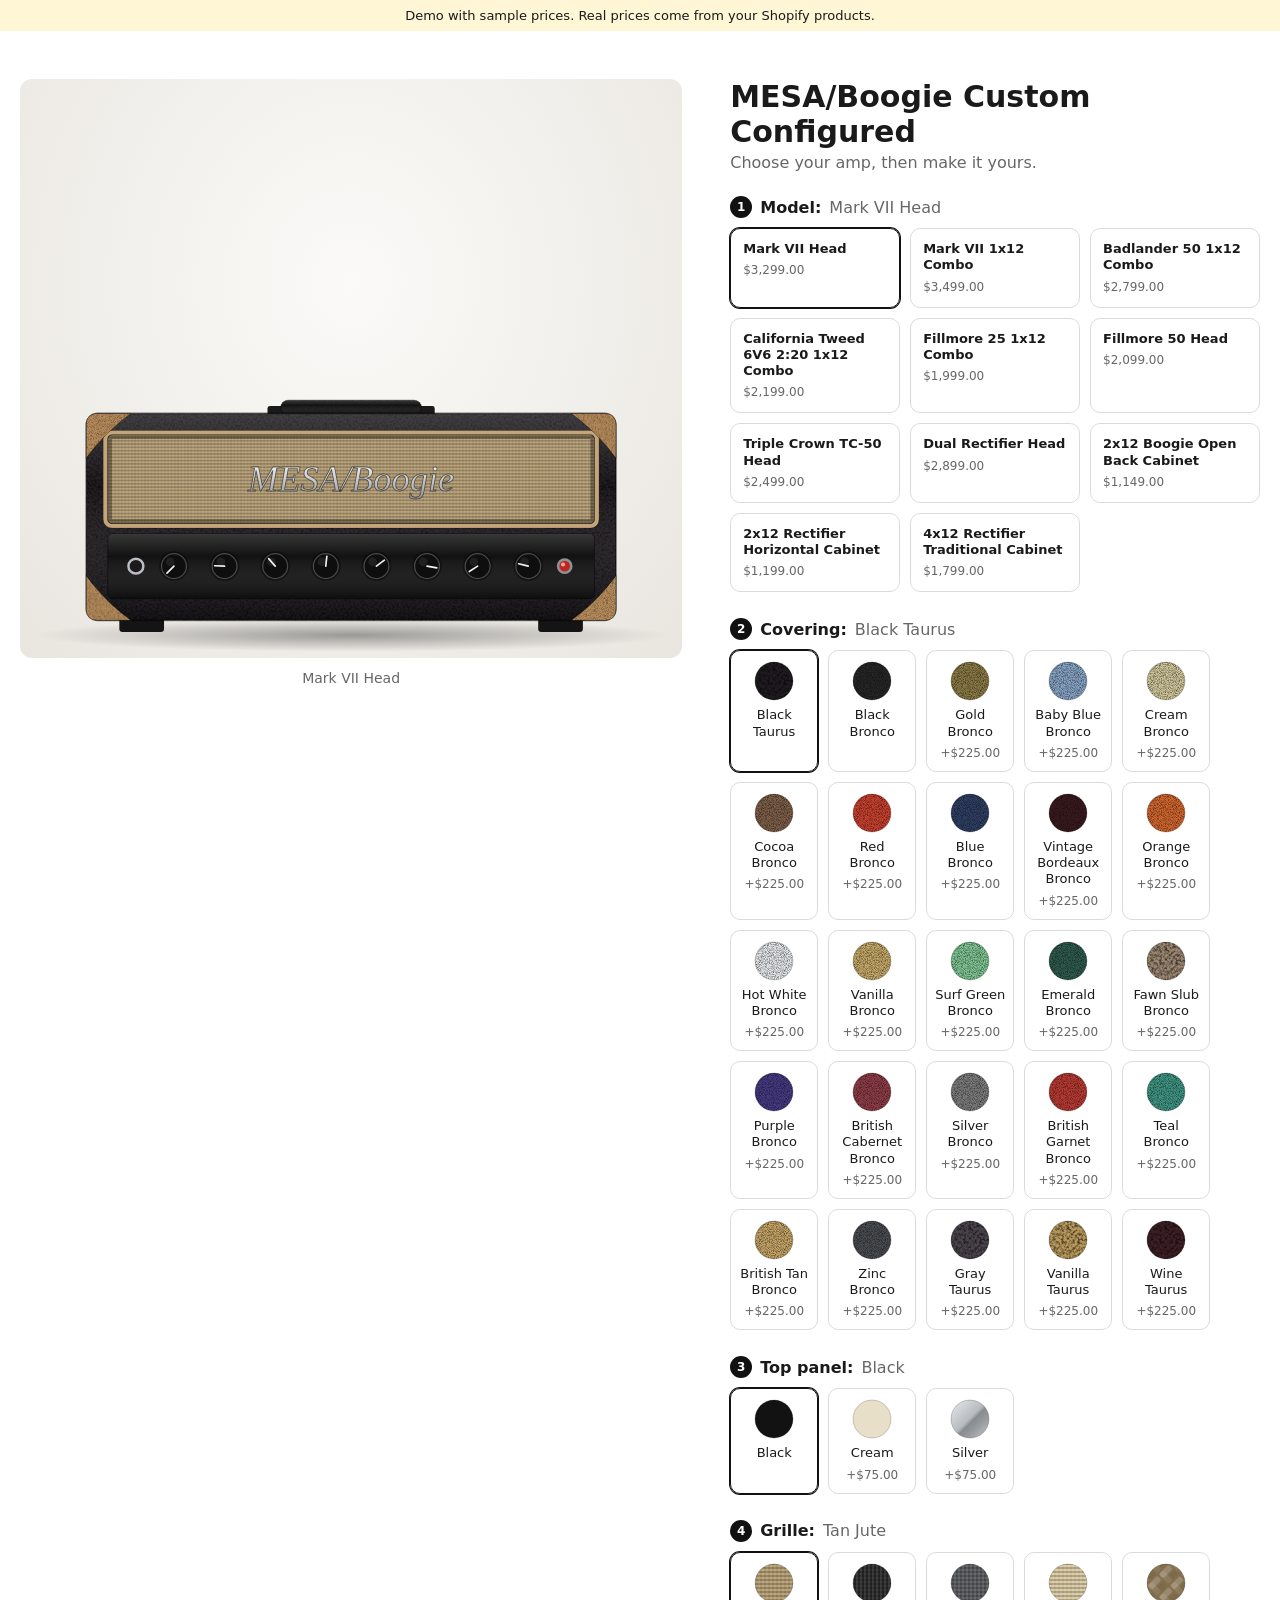
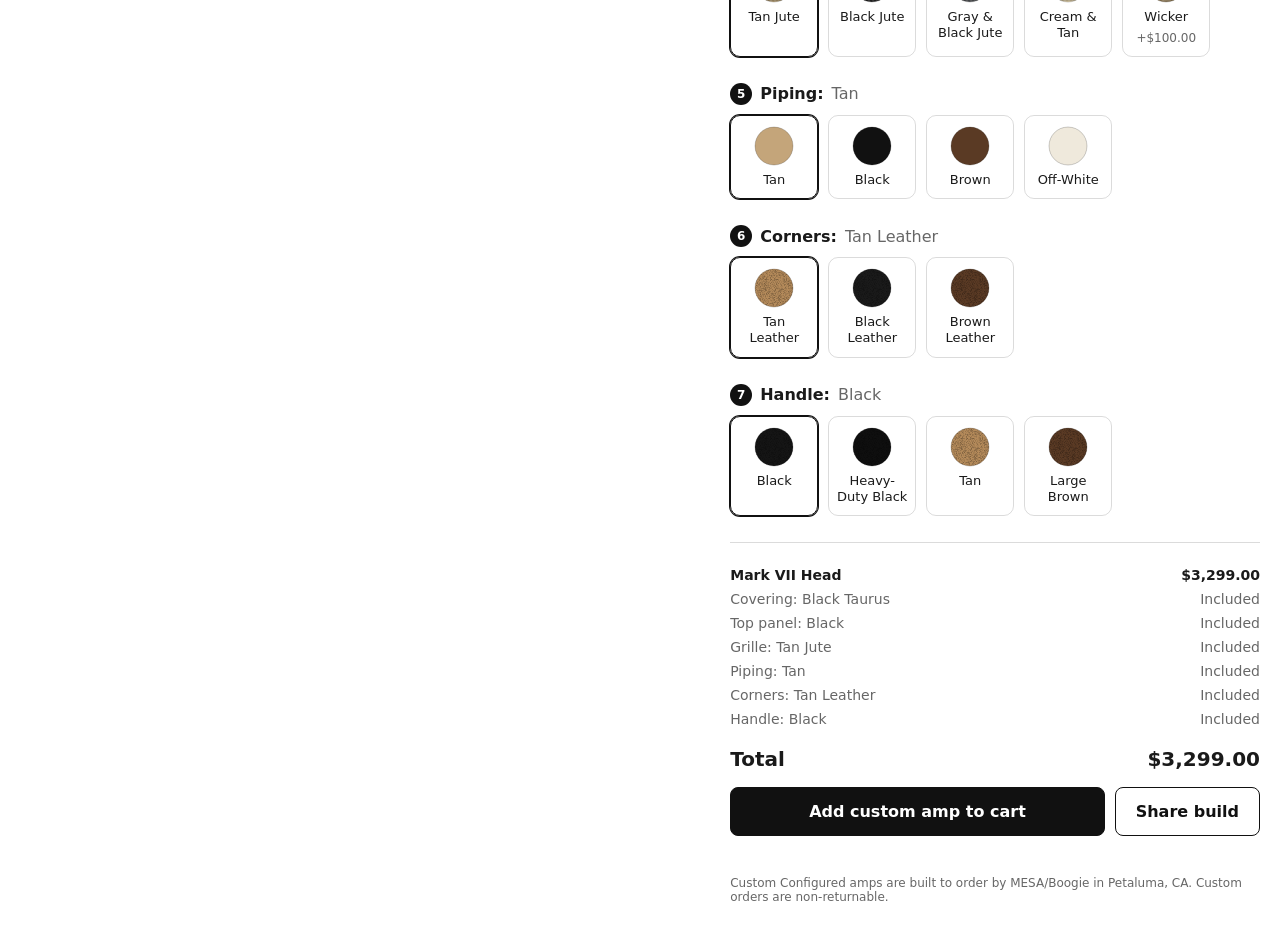
<file: demo/index.html>
<!doctype html>
<html lang="en"><head><meta charset="utf-8"><meta name="viewport" content="width=device-width, initial-scale=1">
<title>Custom Amp Configurator Demo</title>
<style>body{margin:0;background:#fff;color:#1a1a1a;font-family:system-ui,-apple-system,"Segoe UI",sans-serif}h2{font-size:30px}
.demo-note{margin:0;padding:8px 16px;background:#fff6d6;font-size:13px;text-align:center}
.gc {
  --gc-muted: rgba(0, 0, 0, 0.6);
  --gc-border: rgba(0, 0, 0, 0.14);
  --gc-accent: #111;
  --gc-stage-bg: radial-gradient(ellipse at 50% 35%, #fbfaf8 0%, #e9e6e0 100%);
  position: relative;
  display: grid;
  grid-template-columns: minmax(0, 1.25fr) minmax(0, 1fr);
  gap: 48px;
  max-width: 1280px;
  margin: 0 auto;
  padding: 48px 20px;
  box-sizing: border-box;
}
.gc *, .gc *::before, .gc *::after { box-sizing: border-box; }
.gc-defs { position: absolute; width: 0; height: 0; overflow: hidden; }

/* Preview */
.gc-preview { position: sticky; top: 24px; align-self: start; }
.gc-stage {
  position: relative;
  aspect-ratio: 8 / 7;
  background: var(--gc-stage-bg);
  border-radius: 12px;
  overflow: hidden;
}
.gc-svg-host, .gc-svg-host > svg, .gc-layers, .gc-layers img {
  position: absolute;
  inset: 0;
  width: 100%;
  height: 100%;
}
.gc-layers img { object-fit: contain; }
.gc-caption { margin: 12px 0 0; text-align: center; color: var(--gc-muted); font-size: 14px; }

/* Options */
.gc-title { margin: 0 0 4px; }
.gc-subtitle { margin: 0 0 24px; color: var(--gc-muted); }
.gc-group { border: 0; padding: 0; margin: 0 0 26px; min-width: 0; }
.gc-group[hidden] { display: none; }
.gc-group-name { display: flex; align-items: center; gap: 8px; font-weight: 600; margin-bottom: 10px; padding: 0; }
.gc-step {
  display: inline-grid;
  place-items: center;
  width: 22px;
  height: 22px;
  border-radius: 50%;
  background: var(--gc-accent);
  color: #fff;
  font-size: 12px;
  font-weight: 600;
}
.gc-group-current { font-weight: 400; color: var(--gc-muted); }
.gc-choices { display: flex; flex-wrap: wrap; gap: 10px; }
.gc-choices--models { display: grid; grid-template-columns: repeat(auto-fill, minmax(150px, 1fr)); }
.gc-choice {
  position: relative;
  display: flex;
  flex-direction: column;
  align-items: center;
  gap: 6px;
  width: 88px;
  padding: 10px 6px;
  border: 1px solid var(--gc-border);
  border-radius: 10px;
  cursor: pointer;
  text-align: center;
  font-size: 13px;
  line-height: 1.25;
  transition: border-color 0.15s, box-shadow 0.15s;
}
.gc-choice--model { width: auto; align-items: flex-start; text-align: left; padding: 12px; }
.gc-choice--model .gc-choice-label { font-weight: 600; }
.gc-model-thumb { width: 100%; aspect-ratio: 4 / 3; object-fit: contain; }
.gc-choice:hover { border-color: rgba(0, 0, 0, 0.35); }
.gc-choice:has(input:checked) { border-color: var(--gc-accent); box-shadow: 0 0 0 1px var(--gc-accent); }
.gc-choice:has(input:focus-visible) { outline: 2px solid var(--gc-accent); outline-offset: 2px; }
.gc-swatch {
  display: block;
  width: 40px;
  height: 40px;
  border-radius: 50%;
  overflow: hidden;
  background-size: cover;
  background-position: center;
}
.gc-swatch svg { display: block; width: 100%; height: 100%; }
.gc-choice-price { color: var(--gc-muted); font-size: 12px; }
.gc-visually-hidden {
  position: absolute !important;
  width: 1px;
  height: 1px;
  overflow: hidden;
  clip: rect(0 0 0 0);
  white-space: nowrap;
}

/* Summary */
.gc-summary { border-top: 1px solid var(--gc-border); padding-top: 20px; }
.gc-summary ul { list-style: none; margin: 0 0 16px; padding: 0; font-size: 14px; }
.gc-summary li { display: flex; justify-content: space-between; gap: 12px; padding: 4px 0; color: var(--gc-muted); }
.gc-summary li:first-child { color: inherit; font-weight: 600; }
.gc-total { display: flex; justify-content: space-between; font-size: 20px; font-weight: 600; margin-bottom: 16px; }
.gc-actions { display: flex; gap: 10px; flex-wrap: wrap; }
.gc-btn {
  flex: 1 1 auto;
  padding: 14px 20px;
  border-radius: 8px;
  border: 1px solid var(--gc-accent);
  background: var(--gc-accent);
  color: #fff;
  font: inherit;
  font-weight: 600;
  cursor: pointer;
}
.gc-btn[disabled] { opacity: 0.5; cursor: not-allowed; }
.gc-btn--secondary { flex: 0 0 auto; background: transparent; color: var(--gc-accent); }
.gc-message { min-height: 1.4em; margin: 12px 0 0; font-size: 14px; color: var(--gc-muted); }
.gc-message--error { color: #b00020; }
.gc-fineprint { margin: 8px 0 0; font-size: 12px; color: var(--gc-muted); }

@media (max-width: 860px) {
  .gc { grid-template-columns: 1fr; gap: 20px; padding: 16px 16px 32px; }
  .gc-preview { position: sticky; top: 0; z-index: 2; background: #fff; padding-bottom: 8px; }
  .gc-stage { aspect-ratio: 8 / 5.6; }
  .gc-caption { display: none; }
  .gc-choice { width: calc(25% - 8px); min-width: 72px; }
  .gc-choices--models { grid-template-columns: repeat(2, minmax(0, 1fr)); }
  .gc-choice--model { width: auto; }
}
</style></head><body>
<p class="demo-note">Demo with sample prices. Real prices come from your Shopify products.</p>
<section class="gc" data-amp-configurator data-demo>
  <div class="gc-preview"><div class="gc-stage"><div class="gc-svg-host" data-gc-svg></div><div class="gc-layers" data-gc-layers></div></div><p class="gc-caption" data-gc-caption></p></div>
  <div class="gc-panel">
    <h2 class="gc-title">MESA/Boogie Custom Configured</h2>
    <p class="gc-subtitle">Choose your amp, then make it yours.</p>
    <div data-gc-options></div>
    <div class="gc-summary">
      <ul data-gc-summary></ul>
      <div class="gc-total"><span>Total</span><span data-gc-total></span></div>
      <div class="gc-actions"><button type="button" class="gc-btn" data-gc-add>Add custom amp to cart</button>
      <button type="button" class="gc-btn gc-btn--secondary" data-gc-share>Share build</button></div>
      <p class="gc-message" data-gc-message role="status" aria-live="polite"></p>
      <p class="gc-fineprint">Custom Configured amps are built to order by MESA/Boogie in Petaluma, CA. Custom orders are non-returnable.</p>
    </div>
  </div>
  <script type="application/json" data-configurator-config>{"sectionId":"demo","currency":"USD","locale":"en-US","logoText":"MESA/Boogie","logoImage":null,"models":[{"label":"Mark VII Head","format":"head","variantId":101,"price":329900,"thumb":null,"image":null,"isDefault":true},{"label":"Mark VII 1x12 Combo","format":"combo","variantId":102,"price":349900,"thumb":null,"image":null,"isDefault":false},{"label":"Badlander 50 1x12 Combo","format":"combo","variantId":103,"price":279900,"thumb":null,"image":null,"isDefault":false},{"label":"California Tweed 6V6 2:20 1x12 Combo","format":"combo","variantId":104,"price":219900,"thumb":null,"image":null,"isDefault":false},{"label":"Fillmore 25 1x12 Combo","format":"combo","variantId":105,"price":199900,"thumb":null,"image":null,"isDefault":false},{"label":"Fillmore 50 Head","format":"head","variantId":106,"price":209900,"thumb":null,"image":null,"isDefault":false},{"label":"Triple Crown TC-50 Head","format":"head","variantId":107,"price":249900,"thumb":null,"image":null,"isDefault":false},{"label":"Dual Rectifier Head","format":"head","variantId":108,"price":289900,"thumb":null,"image":null,"isDefault":false},{"label":"2x12 Boogie Open Back Cabinet","format":"cab212","variantId":109,"price":114900,"thumb":null,"image":null,"isDefault":false},{"label":"2x12 Rectifier Horizontal Cabinet","format":"cab212","variantId":110,"price":119900,"thumb":null,"image":null,"isDefault":false},{"label":"4x12 Rectifier Traditional Cabinet","format":"cab412","variantId":111,"price":179900,"thumb":null,"image":null,"isDefault":false}],"choices":[{"group":"Covering","slot":"covering","label":"Black Taurus","swatch":"#1f1b20","texture":"taurus","thumb":null,"image":null,"upchargeVariantId":null,"upchargePrice":0,"isDefault":true},{"group":"Covering","slot":"covering","label":"Black Bronco","swatch":"#262626","texture":"bronco","thumb":null,"image":null,"upchargeVariantId":null,"upchargePrice":0,"isDefault":false},{"group":"Covering","slot":"covering","label":"Gold Bronco","swatch":"#8a7a45","texture":"bronco","thumb":null,"image":null,"upchargeVariantId":112,"upchargePrice":22500,"isDefault":false},{"group":"Covering","slot":"covering","label":"Baby Blue Bronco","swatch":"#86a3c4","texture":"bronco","thumb":null,"image":null,"upchargeVariantId":113,"upchargePrice":22500,"isDefault":false},{"group":"Covering","slot":"covering","label":"Cream Bronco","swatch":"#cfc59a","texture":"bronco","thumb":null,"image":null,"upchargeVariantId":114,"upchargePrice":22500,"isDefault":false},{"group":"Covering","slot":"covering","label":"Cocoa Bronco","swatch":"#7d5e48","texture":"bronco","thumb":null,"image":null,"upchargeVariantId":115,"upchargePrice":22500,"isDefault":false},{"group":"Covering","slot":"covering","label":"Red Bronco","swatch":"#c8402e","texture":"bronco","thumb":null,"image":null,"upchargeVariantId":116,"upchargePrice":22500,"isDefault":false},{"group":"Covering","slot":"covering","label":"Blue Bronco","swatch":"#2f3f63","texture":"bronco","thumb":null,"image":null,"upchargeVariantId":117,"upchargePrice":22500,"isDefault":false},{"group":"Covering","slot":"covering","label":"Vintage Bordeaux Bronco","swatch":"#3a1a1e","texture":"bronco","thumb":null,"image":null,"upchargeVariantId":118,"upchargePrice":22500,"isDefault":false},{"group":"Covering","slot":"covering","label":"Orange Bronco","swatch":"#d0662e","texture":"bronco","thumb":null,"image":null,"upchargeVariantId":119,"upchargePrice":22500,"isDefault":false},{"group":"Covering","slot":"covering","label":"Hot White Bronco","swatch":"#e3e6e8","texture":"bronco","thumb":null,"image":null,"upchargeVariantId":120,"upchargePrice":22500,"isDefault":false},{"group":"Covering","slot":"covering","label":"Vanilla Bronco","swatch":"#c4a868","texture":"bronco","thumb":null,"image":null,"upchargeVariantId":121,"upchargePrice":22500,"isDefault":false},{"group":"Covering","slot":"covering","label":"Surf Green Bronco","swatch":"#7fc493","texture":"bronco","thumb":null,"image":null,"upchargeVariantId":122,"upchargePrice":22500,"isDefault":false},{"group":"Covering","slot":"covering","label":"Emerald Bronco","swatch":"#2f5a4e","texture":"bronco","thumb":null,"image":null,"upchargeVariantId":123,"upchargePrice":22500,"isDefault":false},{"group":"Covering","slot":"covering","label":"Fawn Slub Bronco","swatch":"#9a8670","texture":"taurus","thumb":null,"image":null,"upchargeVariantId":124,"upchargePrice":22500,"isDefault":false},{"group":"Covering","slot":"covering","label":"Purple Bronco","swatch":"#463a82","texture":"bronco","thumb":null,"image":null,"upchargeVariantId":125,"upchargePrice":22500,"isDefault":false},{"group":"Covering","slot":"covering","label":"British Cabernet Bronco","swatch":"#8e3d48","texture":"bronco","thumb":null,"image":null,"upchargeVariantId":126,"upchargePrice":22500,"isDefault":false},{"group":"Covering","slot":"covering","label":"Silver Bronco","swatch":"#7b7b7b","texture":"bronco","thumb":null,"image":null,"upchargeVariantId":127,"upchargePrice":22500,"isDefault":false},{"group":"Covering","slot":"covering","label":"British Garnet Bronco","swatch":"#b83a32","texture":"bronco","thumb":null,"image":null,"upchargeVariantId":128,"upchargePrice":22500,"isDefault":false},{"group":"Covering","slot":"covering","label":"Teal Bronco","swatch":"#3f9482","texture":"bronco","thumb":null,"image":null,"upchargeVariantId":129,"upchargePrice":22500,"isDefault":false},{"group":"Covering","slot":"covering","label":"British Tan Bronco","swatch":"#c4a465","texture":"bronco","thumb":null,"image":null,"upchargeVariantId":130,"upchargePrice":22500,"isDefault":false},{"group":"Covering","slot":"covering","label":"Zinc Bronco","swatch":"#4a4c50","texture":"bronco","thumb":null,"image":null,"upchargeVariantId":131,"upchargePrice":22500,"isDefault":false},{"group":"Covering","slot":"covering","label":"Gray Taurus","swatch":"#4a454c","texture":"taurus","thumb":null,"image":null,"upchargeVariantId":132,"upchargePrice":22500,"isDefault":false},{"group":"Covering","slot":"covering","label":"Vanilla Taurus","swatch":"#b99a5c","texture":"taurus","thumb":null,"image":null,"upchargeVariantId":133,"upchargePrice":22500,"isDefault":false},{"group":"Covering","slot":"covering","label":"Wine Taurus","swatch":"#3e1f26","texture":"taurus","thumb":null,"image":null,"upchargeVariantId":134,"upchargePrice":22500,"isDefault":false},{"group":"Top panel","slot":"panel","label":"Black","swatch":"#121212","texture":"none","thumb":null,"image":null,"upchargeVariantId":null,"upchargePrice":0,"isDefault":true},{"group":"Top panel","slot":"panel","label":"Cream","swatch":"#e8dfc8","texture":"none","thumb":null,"image":null,"upchargeVariantId":135,"upchargePrice":7500,"isDefault":false},{"group":"Top panel","slot":"panel","label":"Silver","swatch":"#b7bbc0","texture":"metal","thumb":null,"image":null,"upchargeVariantId":136,"upchargePrice":7500,"isDefault":false},{"group":"Grille","slot":"grille","label":"Tan Jute","swatch":"#b39c72","texture":"jute","thumb":null,"image":null,"upchargeVariantId":null,"upchargePrice":0,"isDefault":true},{"group":"Grille","slot":"grille","label":"Black Jute","swatch":"#262626","texture":"jute","thumb":null,"image":null,"upchargeVariantId":null,"upchargePrice":0,"isDefault":false},{"group":"Grille","slot":"grille","label":"Gray & Black Jute","swatch":"#55575a","texture":"jute","thumb":null,"image":null,"upchargeVariantId":null,"upchargePrice":0,"isDefault":false},{"group":"Grille","slot":"grille","label":"Cream & Tan","swatch":"#d8c8a0","texture":"jute","thumb":null,"image":null,"upchargeVariantId":null,"upchargePrice":0,"isDefault":false},{"group":"Grille","slot":"grille","label":"Wicker","swatch":"#c9ab78","texture":"wicker","thumb":null,"image":null,"upchargeVariantId":137,"upchargePrice":10000,"isDefault":false},{"group":"Piping","slot":"piping","label":"Tan","swatch":"#c4a57a","texture":"none","thumb":null,"image":null,"upchargeVariantId":null,"upchargePrice":0,"isDefault":true},{"group":"Piping","slot":"piping","label":"Black","swatch":"#111111","texture":"none","thumb":null,"image":null,"upchargeVariantId":null,"upchargePrice":0,"isDefault":false},{"group":"Piping","slot":"piping","label":"Brown","swatch":"#5a3a24","texture":"none","thumb":null,"image":null,"upchargeVariantId":null,"upchargePrice":0,"isDefault":false},{"group":"Piping","slot":"piping","label":"Off-White","swatch":"#efe9dc","texture":"none","thumb":null,"image":null,"upchargeVariantId":null,"upchargePrice":0,"isDefault":false},{"group":"Corners","slot":"corners","label":"Tan Leather","swatch":"#b48a5a","texture":"leather","thumb":null,"image":null,"upchargeVariantId":null,"upchargePrice":0,"isDefault":true},{"group":"Corners","slot":"corners","label":"Black Leather","swatch":"#1a1a1a","texture":"leather","thumb":null,"image":null,"upchargeVariantId":null,"upchargePrice":0,"isDefault":false},{"group":"Corners","slot":"corners","label":"Brown Leather","swatch":"#5a3a24","texture":"leather","thumb":null,"image":null,"upchargeVariantId":null,"upchargePrice":0,"isDefault":false},{"group":"Handle","slot":"handle","label":"Black","swatch":"#151515","texture":"leather","thumb":null,"image":null,"upchargeVariantId":null,"upchargePrice":0,"isDefault":true},{"group":"Handle","slot":"handle","label":"Heavy-Duty Black","swatch":"#0f0f0f","texture":"leather","thumb":null,"image":null,"upchargeVariantId":null,"upchargePrice":0,"isDefault":false},{"group":"Handle","slot":"handle","label":"Tan","swatch":"#b48a5a","texture":"leather","thumb":null,"image":null,"upchargeVariantId":null,"upchargePrice":0,"isDefault":false},{"group":"Handle","slot":"handle","label":"Large Brown","swatch":"#5a3a24","texture":"leather","thumb":null,"image":null,"upchargeVariantId":null,"upchargePrice":0,"isDefault":false}]}</script>
</section>
<script>/*
 * MESA/Boogie Custom Amp Configurator for Shopify
 * Reads options from the JSON rendered by sections/amp-configurator.liquid,
 * draws a live preview of the amp, and adds the build (plus upcharge items) to the cart.
 */
(function () {
  'use strict';

  // Cabinet shapes. w/h are in SVG units (viewBox 800 x 700).
  var FORMATS = {
    head:   { w: 640, h: 250, panel: 'bottom', knobs: 8, handle: true,  logoSize: 44 },
    combo:  { w: 520, h: 470, panel: 'top',    knobs: 7, handle: true,  logoSize: 54 },
    cab212: { w: 660, h: 390, panel: null,     knobs: 0, handle: true,  logoSize: 60 },
    cab412: { w: 560, h: 560, panel: null,     knobs: 0, handle: false, logoSize: 62 }
  };
  var VB_W = 800, VB_H = 700, FLOOR = 668;
  var SLOT_ORDER = ['covering', 'panel', 'grille', 'piping', 'corners', 'handle', 'other'];

  // ---------- helpers ----------
  function slug(s) {
    return String(s || '').toLowerCase().trim().replace(/[^a-z0-9]+/g, '-').replace(/^-|-$/g, '');
  }
  function esc(s) {
    return String(s == null ? '' : s).replace(/[&<>"']/g, function (c) {
      return { '&': '&amp;', '<': '&lt;', '>': '&gt;', '"': '&quot;', "'": '&#39;' }[c];
    });
  }
  function el(tag, attrs, children) {
    var node = document.createElement(tag);
    Object.keys(attrs || {}).forEach(function (k) {
      if (k === 'text') node.textContent = attrs[k];
      else if (k === 'html') node.innerHTML = attrs[k];
      else node.setAttribute(k, attrs[k]);
    });
    (children || []).forEach(function (c) { if (c) node.appendChild(c); });
    return node;
  }
  function rect(x, y, w, h, rx) {
    return function (extra) {
      return '<rect x="' + x + '" y="' + y + '" width="' + w + '" height="' + h + '" rx="' + (rx || 0) + '" ' + extra + '/>';
    };
  }
  function path(d, transform) {
    return function (extra) {
      return '<path d="' + d + '"' + (transform ? ' transform="' + transform + '"' : '') + ' ' + extra + '/>';
    };
  }
  function circle(cx, cy, r) {
    return function (extra) { return '<circle cx="' + cx + '" cy="' + cy + '" r="' + r + '" ' + extra + '/>'; };
  }

  // ---------- textures ----------
  function grainFilter(id, freq, octaves, k, b) {
    return '<filter id="' + id + '" x="0" y="0" width="100%" height="100%">' +
      '<feTurbulence type="fractalNoise" baseFrequency="' + freq + '" numOctaves="' + octaves + '" seed="7" stitchTiles="stitch"/>' +
      '<feColorMatrix type="matrix" values="0 0 0 0 0  0 0 0 0 0  0 0 0 0 0  ' + k + ' 0 0 0 ' + b + '"/>' +
      '<feComposite in2="SourceAlpha" operator="in"/></filter>';
  }

  function defsMarkup(p) {
    return '<defs>' +
      grainFilter(p + 'f-bronco', '1.1', 2, '1.3', '-0.5') +
      grainFilter(p + 'f-taurus', '0.38', 3, '1.6', '-0.62') +
      grainFilter(p + 'f-leather', '1.8', 1, '1.0', '-0.42') +
      grainFilter(p + 'f-wood', '0.004 0.09', 3, '1.8', '-0.6') +
      '<pattern id="' + p + 'p-croc" width="34" height="52" patternUnits="userSpaceOnUse">' +
        '<rect x="1.5" y="1.5" width="31" height="23" rx="8" fill="#fff" fill-opacity=".06" stroke="#000" stroke-opacity=".45" stroke-width="2"/>' +
        '<rect x="-15.5" y="27.5" width="31" height="23" rx="8" fill="#fff" fill-opacity=".06" stroke="#000" stroke-opacity=".45" stroke-width="2"/>' +
        '<rect x="18.5" y="27.5" width="31" height="23" rx="8" fill="#fff" fill-opacity=".06" stroke="#000" stroke-opacity=".45" stroke-width="2"/>' +
      '</pattern>' +
      '<pattern id="' + p + 'p-jute" width="4" height="4" patternUnits="userSpaceOnUse">' +
        '<rect width="4" height="2" fill="#000" fill-opacity=".22"/><rect width="2" height="4" fill="#fff" fill-opacity=".1"/>' +
      '</pattern>' +
      '<pattern id="' + p + 'p-wicker" width="16" height="16" patternUnits="userSpaceOnUse" patternTransform="rotate(45)">' +
        '<rect width="16" height="16" fill="#000" fill-opacity=".35"/>' +
        '<rect x="1" y="1" width="6" height="14" rx="2" fill="#fff" fill-opacity=".18"/>' +
        '<rect x="9" y="1" width="6" height="14" rx="2" fill="#000" fill-opacity=".05"/>' +
        '<rect x="1" y="9" width="14" height="6" rx="2" fill="#fff" fill-opacity=".1"/>' +
      '</pattern>' +
      '<linearGradient id="' + p + 'g-metal" x1="0" y1="0" x2="1" y2="1">' +
        '<stop offset="0" stop-color="#fff" stop-opacity=".7"/><stop offset=".45" stop-color="#fff" stop-opacity=".05"/>' +
        '<stop offset=".55" stop-color="#000" stop-opacity=".25"/><stop offset="1" stop-color="#fff" stop-opacity=".45"/>' +
      '</linearGradient>' +
      '<linearGradient id="' + p + 'g-shade" x1="0" y1="0" x2="0" y2="1">' +
        '<stop offset="0" stop-color="#fff" stop-opacity=".16"/><stop offset=".35" stop-color="#fff" stop-opacity="0"/>' +
        '<stop offset="1" stop-color="#000" stop-opacity=".28"/>' +
      '</linearGradient>' +
      '<linearGradient id="' + p + 'g-logo" x1="0" y1="0" x2="0" y2="1">' +
        '<stop offset="0" stop-color="#ffffff"/><stop offset=".5" stop-color="#c9ccd0"/><stop offset="1" stop-color="#8d9298"/>' +
      '</linearGradient>' +
      '<radialGradient id="' + p + 'g-floor"><stop offset="0" stop-color="#000" stop-opacity=".35"/><stop offset="1" stop-color="#000" stop-opacity="0"/></radialGradient>' +
      '</defs>';
  }

  function textureOverlay(shape, tex, p) {
    switch (tex) {
      case 'bronco': case 'taurus': case 'leather': case 'wood':
        return shape('fill="#000" filter="url(#' + p + 'f-' + tex + ')"');
      case 'croc':
        return shape('fill="url(#' + p + 'p-croc)"') + shape('fill="#000" filter="url(#' + p + 'f-leather)"');
      case 'jute': case 'wicker':
        return shape('fill="url(#' + p + 'p-' + tex + ')"');
      case 'metal':
        return shape('fill="url(#' + p + 'g-metal)"');
      default:
        return '';
    }
  }

  function surface(shape, opt, p) {
    return shape('fill="' + esc(opt.color || '#222') + '"') + textureOverlay(shape, opt.texture, p);
  }

  // ---------- amp drawing ----------
  function ampSVG(s, p) {
    var f = FORMATS[s.format] || FORMATS.head;
    var w = f.w, h = f.h, x = (VB_W - w) / 2, y = FLOOR - 14 - h, r = 14, b = 26;
    var slots = s.slots;
    var out = [];

    out.push('<ellipse cx="' + VB_W / 2 + '" cy="' + (FLOOR + 4) + '" rx="' + w * 0.6 + '" ry="20" fill="url(#' + p + 'g-floor)"/>');

    // Handle (drawn first so the cabinet overlaps its base)
    if (f.handle && slots.handle) {
      var hw = 170, hx = VB_W / 2 - hw / 2;
      out.push(rect(hx - 16, y - 9, 30, 18, 3)('fill="#1a1a1a"'));
      out.push(rect(hx + hw - 14, y - 9, 30, 18, 3)('fill="#1a1a1a"'));
      var strap = rect(hx, y - 16, hw, 18, 9);
      out.push(surface(strap, slots.handle, p));
      out.push(strap('fill="url(#' + p + 'g-shade)"'));
      out.push(strap('fill="none" stroke="#000" stroke-opacity=".45"'));
    }

    // Feet
    out.push(rect(x + 40, y + h - 4, 54, 18, 4)('fill="#141414"'));
    out.push(rect(x + w - 94, y + h - 4, 54, 18, 4)('fill="#141414"'));

    // Cabinet covering
    var body = rect(x, y, w, h, r);
    out.push(surface(body, slots.covering || { color: '#1b1b1b', texture: 'bronco' }, p));
    out.push(body('fill="url(#' + p + 'g-shade)"'));
    out.push(body('fill="none" stroke="#000" stroke-opacity=".5" stroke-width="2"'));

    // Front layout
    var ix = x + b, iy = y + b, iw = w - 2 * b, ih = h - 2 * b;
    var panel = null, grille = { x: ix, y: iy, w: iw, h: ih };
    if (f.panel === 'bottom') {
      var ph = Math.round(ih * 0.4);
      panel = { x: ix, y: iy + ih - ph, w: iw, h: ph };
      grille = { x: ix, y: iy, w: iw, h: ih - ph - 12 };
    } else if (f.panel === 'top') {
      panel = { x: ix, y: iy, w: iw, h: 74 };
      grille = { x: ix, y: iy + 86, w: iw, h: ih - 86 };
    }

    // Grille
    var gr = rect(grille.x, grille.y, grille.w, grille.h, 6);
    out.push(surface(gr, slots.grille || { color: '#b39c72', texture: 'jute' }, p));
    out.push(gr('fill="none" stroke="#000" stroke-opacity=".35" stroke-width="10"'));
    if (slots.piping) {
      out.push(rect(grille.x - 3, grille.y - 3, grille.w + 6, grille.h + 6, 8)(
        'fill="none" stroke="' + esc(slots.piping.color) + '" stroke-width="5"'));
      out.push(rect(grille.x - 5.5, grille.y - 5.5, grille.w + 11, grille.h + 11, 10)(
        'fill="none" stroke="#000" stroke-opacity=".25" stroke-width="1"'));
    }

    // Control panel
    if (panel) {
      var pr = rect(panel.x, panel.y, panel.w, panel.h, 6);
      out.push(surface(pr, slots.panel || { color: '#111' }, p));
      out.push(pr('fill="url(#' + p + 'g-shade)"'));
      out.push(pr('fill="none" stroke="#000" stroke-opacity=".5"'));
      var cy = panel.y + panel.h / 2;
      var kr = Math.min(15, panel.h * 0.22);
      out.push(circle(panel.x + 34, cy, 9)('fill="#1a1a1a" stroke="#b9bec4" stroke-width="3"'));
      var start = panel.x + 80, end = panel.x + panel.w - 80;
      for (var i = 0; i < f.knobs; i++) {
        var kx = start + (end - start) * (f.knobs === 1 ? 0.5 : i / (f.knobs - 1));
        var ang = -135 + ((i * 47) % 270);
        out.push('<g transform="translate(' + kx + ',' + cy + ')">' +
          '<circle r="' + (kr + 3) + '" fill="#000" fill-opacity=".35"/>' +
          '<circle r="' + kr + '" fill="#0e0e0e" stroke="#4a4a4a" stroke-width="1.5"/>' +
          '<line x1="0" y1="0" x2="0" y2="' + -(kr - 3) + '" stroke="#f2f2f2" stroke-width="2" stroke-linecap="round" transform="rotate(' + ang + ')"/>' +
          '<circle cx="' + -kr * 0.3 + '" cy="' + -kr * 0.35 + '" r="' + kr * 0.35 + '" fill="#fff" fill-opacity=".08"/>' +
          '</g>');
      }
      out.push(circle(panel.x + panel.w - 36, cy, 8)('fill="#c0261f" stroke="#8d9298" stroke-width="3"'));
      out.push(circle(panel.x + panel.w - 38, cy - 2, 2.5)('fill="#fff" fill-opacity=".6"'));
    }

    // Logo
    var lx = grille.x + grille.w / 2;
    var ly = f.panel === 'bottom' ? grille.y + grille.h / 2 : grille.y + Math.min(grille.h * 0.3, 90);
    if (s.logoImage) {
      var lw = Math.min(260, grille.w * 0.6), lh = f.logoSize * 1.6;
      out.push('<image href="' + esc(s.logoImage) + '" x="' + (lx - lw / 2) + '" y="' + (ly - lh / 2) + '" width="' + lw + '" height="' + lh + '" preserveAspectRatio="xMidYMid meet"/>');
    } else if (s.logoText) {
      out.push('<text x="' + lx + '" y="' + (ly + f.logoSize / 3) + '" text-anchor="middle" ' +
        'font-family="\'Brush Script MT\',\'Segoe Script\',\'Snell Roundhand\',\'Apple Chancery\',cursive" font-style="italic" ' +
        'font-size="' + f.logoSize + '" fill="url(#' + p + 'g-logo)" stroke="#000" stroke-opacity=".55" stroke-width="1">' +
        esc(s.logoText) + '</text>');
    }

    // Corners
    if (slots.corners) {
      var c = 54, cr = r;
      var d = 'M0,' + c + ' L0,' + cr + ' Q0,0 ' + cr + ',0 L' + c + ',0 Q' + c * 0.42 + ',' + c * 0.42 + ' 0,' + c + ' Z';
      [[x, y, 0], [x + w, y, 90], [x + w, y + h, 180], [x, y + h, 270]].forEach(function (k) {
        var corner = path(d, 'translate(' + k[0] + ',' + k[1] + ') rotate(' + k[2] + ')');
        var isMetal = slots.corners.texture === 'metal';
        out.push(surface(corner, { color: slots.corners.color, texture: isMetal ? 'metal' : 'leather' }, p));
        out.push(corner('fill="none" stroke="#000" stroke-opacity=".45"'));
        if (isMetal) {
          out.push('<circle cx="0" cy="0" r="3" fill="#5d636a" transform="translate(' + k[0] + ',' + k[1] + ') rotate(' + k[2] + ') translate(' + c * 0.24 + ',' + c * 0.24 + ')"/>');
        }
      });
    }

    return '<svg class="gc-svg" viewBox="0 0 ' + VB_W + ' ' + VB_H + '" xmlns="http://www.w3.org/2000/svg" role="img" aria-label="' + esc(s.title) + ' preview">' +
      out.join('') + '</svg>';
  }

  function swatchSVG(opt, p) {
    var c = circle(20, 20, 19);
    return '<svg viewBox="0 0 40 40" aria-hidden="true">' + surface(c, opt, p) +
      c('fill="none" stroke="#000" stroke-opacity=".2"') + '</svg>';
  }

  // ---------- configurator ----------
  function Configurator(root) {
    this.root = root;
    this.cfg = JSON.parse(root.querySelector('[data-configurator-config]').textContent);
    this.p = 'gc' + String(this.cfg.sectionId || Math.random().toString(36).slice(2, 8)).replace(/[^a-zA-Z0-9]/g, '') + '-';
    this.fmt = new Intl.NumberFormat(this.cfg.locale || undefined, { style: 'currency', currency: this.cfg.currency || 'USD' });
    this.groups = this.makeGroups();
    this.selection = {};
    this.build();
    this.applyInitialSelection();
    this.render();
  }

  Configurator.prototype.money = function (cents) {
    return this.fmt.format((cents || 0) / 100);
  };

  Configurator.prototype.makeGroups = function () {
    var groups = [];
    var models = (this.cfg.models || []).map(function (m) {
      m.key = slug(m.label);
      return m;
    });
    if (models.length) groups.push({ key: 'model', name: 'Model', isModel: true, choices: models });

    var byKey = {};
    (this.cfg.choices || []).forEach(function (c) {
      var gkey = slug(c.group) || 'options';
      if (gkey === 'model') gkey = 'model-option';
      if (!byKey[gkey]) {
        byKey[gkey] = { key: gkey, name: c.group || 'Options', slot: c.slot, choices: [] };
        groups.push(byKey[gkey]);
      }
      c.key = slug(c.label);
      byKey[gkey].choices.push(c);
    });
    return groups;
  };

  Configurator.prototype.build = function () {
    var self = this;
    var root = this.root;
    var p = this.p;

    // Shared texture definitions for the preview and the swatches
    root.insertAdjacentHTML('afterbegin',
      '<svg class="gc-defs" width="0" height="0" aria-hidden="true" focusable="false">' + defsMarkup(p) + '</svg>');

    this.svgHost = root.querySelector('[data-gc-svg]');
    this.layers = root.querySelector('[data-gc-layers]');
    this.captionEl = root.querySelector('[data-gc-caption]');

    var optionsEl = root.querySelector('[data-gc-options]');
    this.groups.forEach(function (g) {
      var current = el('span', { class: 'gc-group-current' });
      var stepNum = el('span', { class: 'gc-step' });
      var list = el('div', { class: 'gc-choices' + (g.isModel ? ' gc-choices--models' : '') });

      g.choices.forEach(function (c) {
        var input = el('input', { type: 'radio', class: 'gc-visually-hidden', name: p + g.key, value: c.key });
        input.addEventListener('change', function () {
          self.selection[g.key] = c;
          self.render();
        });

        var parts = [input];
        if (g.isModel) {
          if (c.thumb) parts.push(el('img', { class: 'gc-model-thumb', src: c.thumb, alt: '', loading: 'lazy' }));
          parts.push(el('span', { class: 'gc-choice-label', text: c.label }));
          parts.push(el('span', { class: 'gc-choice-price', text: c.variantId ? self.money(c.price) : 'Not linked' }));
        } else {
          var sw = el('span', { class: 'gc-swatch' });
          if (c.thumb) sw.style.backgroundImage = 'url("' + c.thumb + '")';
          else sw.innerHTML = swatchSVG({ color: c.swatch, texture: c.texture }, p);
          parts.push(sw);
          parts.push(el('span', { class: 'gc-choice-label', text: c.label }));
          if (c.upchargePrice > 0) parts.push(el('span', { class: 'gc-choice-price', text: '+' + self.money(c.upchargePrice) }));
        }
        list.appendChild(el('label', { class: 'gc-choice' + (g.isModel ? ' gc-choice--model' : '') }, parts));
      });

      g.currentEl = current;
      g.listEl = list;
      g.stepEl = stepNum;
      g.fieldset = el('fieldset', { class: 'gc-group' }, [
        el('legend', { class: 'gc-group-name' }, [stepNum, document.createTextNode(g.name + ': '), current]),
        list
      ]);
      optionsEl.appendChild(g.fieldset);
    });

    this.summaryEl = root.querySelector('[data-gc-summary]');
    this.totalEl = root.querySelector('[data-gc-total]');
    this.messageEl = root.querySelector('[data-gc-message]');
    this.addBtn = root.querySelector('[data-gc-add]');
    this.shareBtn = root.querySelector('[data-gc-share]');

    if (!this.groups.length || !this.groups[0].isModel) {
      this.addBtn.disabled = true;
      this.showMessage('Add at least one "Amp model" block in the theme editor.', true);
    }
    this.addBtn.addEventListener('click', function () { self.addToCart(); });
    if (this.shareBtn) this.shareBtn.addEventListener('click', function () { self.share(); });
  };

  Configurator.prototype.applyInitialSelection = function () {
    var params = new URLSearchParams(window.location.search);
    var self = this;
    this.groups.forEach(function (g) {
      var fromUrl = params.get(g.key);
      self.selection[g.key] =
        g.choices.filter(function (c) { return c.key === fromUrl; })[0] ||
        g.choices.filter(function (c) { return c.isDefault; })[0] ||
        g.choices[0];
    });
  };

  Configurator.prototype.model = function () {
    return this.selection.model || { label: this.cfg.title || 'Custom amp', format: 'head', price: 0 };
  };

  // Option groups that apply to the chosen model (e.g. cabinets have no control panel)
  Configurator.prototype.activeGroups = function () {
    var f = FORMATS[this.model().format] || FORMATS.head;
    return this.groups.filter(function (g) {
      if (g.isModel) return false;
      if (g.slot === 'panel' && !f.panel) return false;
      if (g.slot === 'handle' && !f.handle) return false;
      return true;
    });
  };

  Configurator.prototype.total = function () {
    var self = this;
    return this.activeGroups().reduce(function (sum, g) {
      return sum + (self.selection[g.key].upchargePrice || 0);
    }, this.model().price || 0);
  };

  Configurator.prototype.render = function () {
    var self = this;
    var model = this.model();
    var active = this.activeGroups();

    // Option UI: show applicable steps, number them, mark selections
    var step = 0;
    this.groups.forEach(function (g) {
      var on = g.isModel || active.indexOf(g) !== -1;
      g.fieldset.hidden = !on;
      if (!on) return;
      step += 1;
      g.stepEl.textContent = step;
      var c = self.selection[g.key];
      g.currentEl.textContent = c.label;
      var input = g.listEl.querySelector('input[value="' + c.key + '"]');
      if (input) input.checked = true;
    });

    // Preview
    var slots = {};
    active.forEach(function (g) {
      var c = self.selection[g.key];
      if (c.slot) slots[c.slot] = { color: c.swatch, texture: c.texture };
    });

    var layerImages = active.map(function (g) { return self.selection[g.key]; })
      .filter(function (c) { return c.image; })
      .sort(function (a, b) { return SLOT_ORDER.indexOf(a.slot) - SLOT_ORDER.indexOf(b.slot); });

    this.layers.innerHTML = '';
    if (model.image) {
      // Real photos/renders: model base image + one transparent layer per option
      this.svgHost.innerHTML = '';
      this.layers.appendChild(el('img', { src: model.image, alt: model.label }));
    } else {
      this.svgHost.innerHTML = ampSVG({
        format: model.format,
        title: model.label,
        slots: slots,
        logoImage: this.cfg.logoImage,
        logoText: this.cfg.logoText
      }, this.p);
    }
    layerImages.forEach(function (c) {
      self.layers.appendChild(el('img', { src: c.image, alt: '' }));
    });
    if (this.captionEl) this.captionEl.textContent = model.label;

    // Summary + total
    this.summaryEl.innerHTML = '';
    this.summaryEl.appendChild(el('li', {}, [
      el('span', { text: model.label }),
      el('span', { text: this.money(model.price) })
    ]));
    active.forEach(function (g) {
      var c = self.selection[g.key];
      self.summaryEl.appendChild(el('li', {}, [
        el('span', { text: g.name + ': ' + c.label }),
        el('span', { text: c.upchargePrice > 0 ? '+' + self.money(c.upchargePrice) : 'Included' })
      ]));
    });
    this.totalEl.textContent = this.money(this.total());
    if (this.groups.length && this.groups[0].isModel) {
      this.addBtn.disabled = !model.variantId;
      if (!model.variantId) this.showMessage('This model isn\'t linked to a product yet.', true);
      else if (this.messageEl.classList.contains('gc-message--error')) this.showMessage('');
    }

    // Shareable URL
    if (window.history && window.history.replaceState) {
      var params = new URLSearchParams(window.location.search);
      this.groups.forEach(function (g) {
        if (g.isModel || active.indexOf(g) !== -1) params.set(g.key, self.selection[g.key].key);
        else params.delete(g.key);
      });
      try {
        window.history.replaceState(null, '', window.location.pathname + '?' + params.toString() + window.location.hash);
      } catch (e) { /* some embedded views block URL changes */ }
    }
  };

  Configurator.prototype.showMessage = function (text, isError) {
    this.messageEl.textContent = text;
    this.messageEl.classList.toggle('gc-message--error', !!isError);
  };

  Configurator.prototype.addToCart = function () {
    var self = this;
    var model = this.model();
    var active = this.activeGroups();
    var buildId = Date.now().toString(36).toUpperCase() + Math.random().toString(36).slice(2, 6).toUpperCase();

    var properties = { 'Build ID': buildId };
    active.forEach(function (g) { properties[g.name] = self.selection[g.key].label; });

    var items = [{ id: model.variantId, quantity: 1, properties: properties }];
    active.forEach(function (g) {
      var c = self.selection[g.key];
      if (c.upchargeVariantId) {
        items.push({
          id: c.upchargeVariantId,
          quantity: 1,
          properties: { 'Build ID': buildId, 'Option': g.name + ': ' + c.label }
        });
      }
    });

    if (this.root.hasAttribute('data-demo')) {
      console.log('Demo mode: would POST to /cart/add.js', JSON.stringify({ items: items }, null, 2));
      this.showMessage('Demo: build ' + buildId + ' would be added to the cart (' + items.length +
        ' line item' + (items.length > 1 ? 's' : '') + ', ' + this.money(this.total()) + ').');
      return;
    }

    var routeRoot = (window.Shopify && window.Shopify.routes && window.Shopify.routes.root) || '/';
    this.addBtn.disabled = true;
    this.showMessage('Adding your build…');

    fetch(routeRoot + 'cart/add.js', {
      method: 'POST',
      headers: { 'Content-Type': 'application/json', Accept: 'application/json' },
      body: JSON.stringify({ items: items })
    })
      .then(function (res) {
        return res.json().then(function (data) {
          if (!res.ok) throw new Error(data.description || data.message || 'Could not add to cart');
          return data;
        });
      })
      .then(function () { window.location.href = routeRoot + 'cart'; })
      .catch(function (err) {
        self.addBtn.disabled = false;
        self.showMessage(err.message, true);
      });
  };

  Configurator.prototype.share = function () {
    var self = this;
    var url = window.location.href;
    var done = function () { self.showMessage('Link to this build copied.'); };
    if (navigator.clipboard && navigator.clipboard.writeText) {
      navigator.clipboard.writeText(url).then(done, function () { window.prompt('Copy this link:', url); });
    } else {
      window.prompt('Copy this link:', url);
    }
  };

  function init(scope) {
    (scope || document).querySelectorAll('[data-amp-configurator]').forEach(function (root) {
      if (root.__gc) return;
      root.__gc = new Configurator(root);
    });
  }

  if (document.readyState === 'loading') document.addEventListener('DOMContentLoaded', function () { init(); });
  else init();

  // Re-initialise when the section is edited in the Shopify theme editor
  document.addEventListener('shopify:section:load', function (e) { init(e.target); });
})();
</script>
</body></html>
</file>
